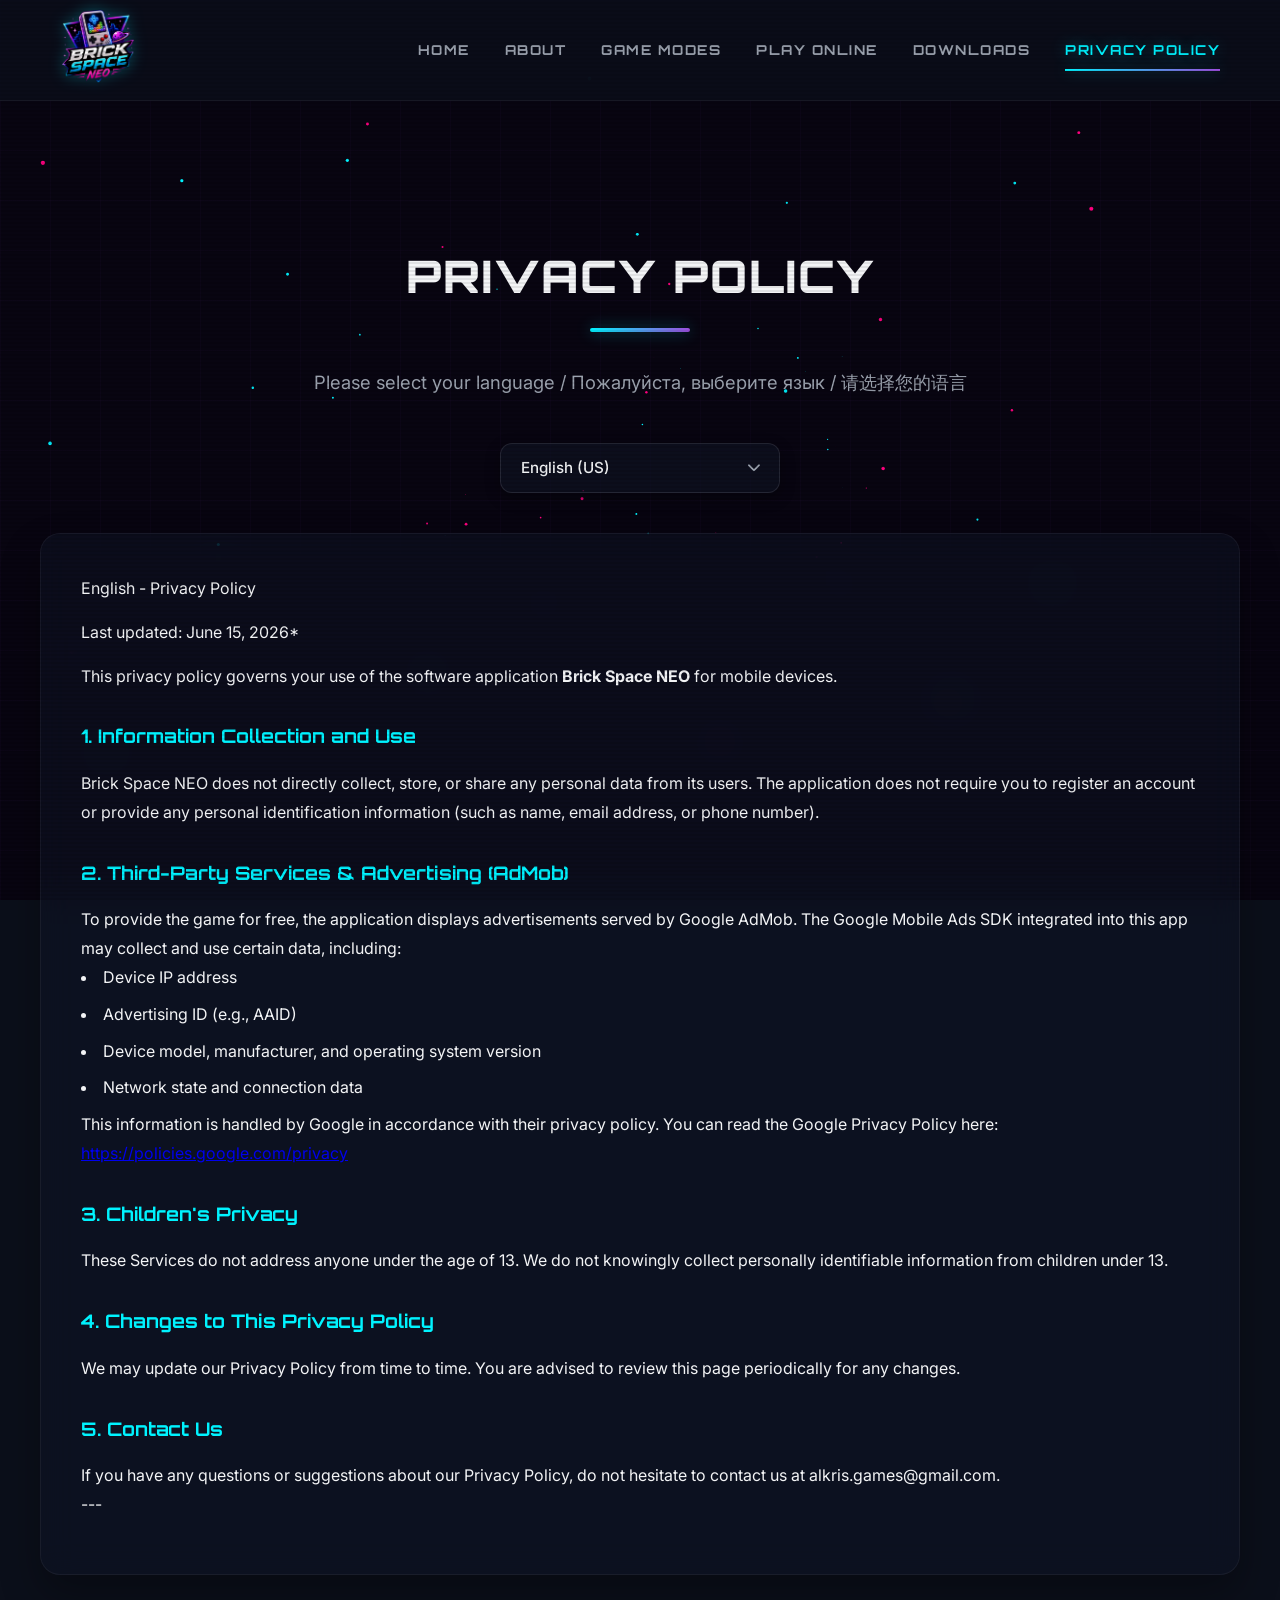
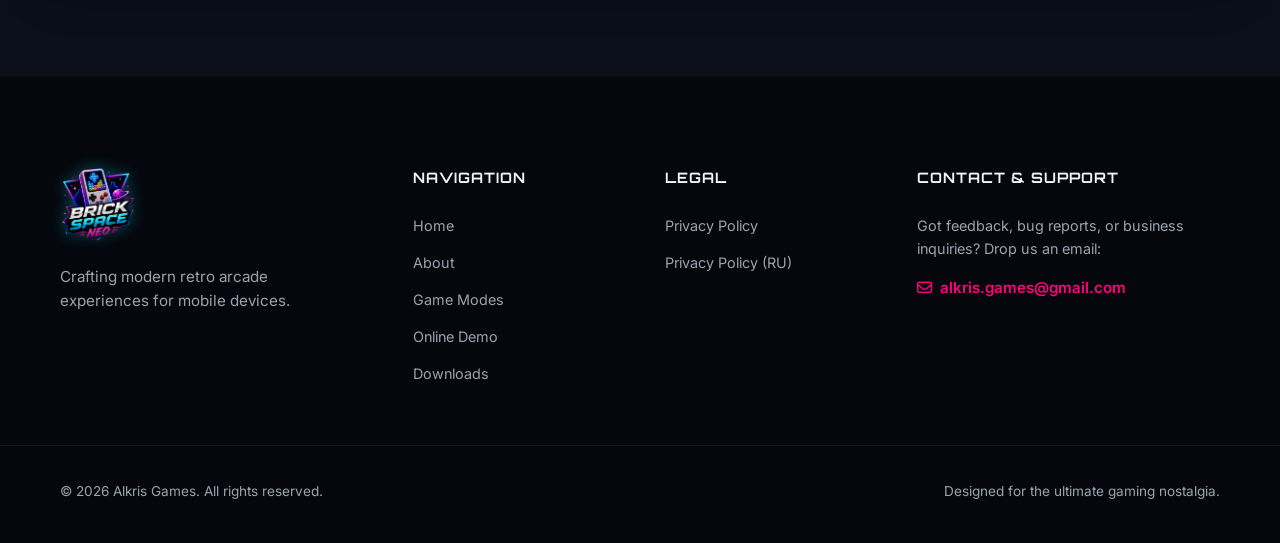
<file: privacy.html>
<!DOCTYPE html>
<html lang="en">
<head>
    <meta charset="UTF-8">
    <meta name="viewport" content="width=device-width, initial-scale=1.0">
    <title>Brick Space NEO | Privacy Policy</title>
    <meta name="description" content="Privacy Policy for Brick Space NEO. Choose from 15 available languages to read about how we handle user data and third-party advertising.">
    
    <!-- Google Fonts -->
    <link rel="preconnect" href="https://fonts.googleapis.com">
    <link rel="preconnect" href="https://fonts.gstatic.com" crossorigin>
    <link href="https://fonts.googleapis.com/css2?family=Inter:wght@300;400;600;800&family=Orbitron:wght@400;700;900&display=swap" rel="stylesheet">
    
    <!-- Custom CSS -->
    <link rel="stylesheet" href="style.css?v=42">
    <!-- FontAwesome for icons -->
    <link rel="stylesheet" href="https://cdnjs.cloudflare.com/ajax/libs/font-awesome/6.4.0/css/all.min.css">
</head>
<body>
    <!-- Starfield Background Canvas -->
    <canvas id="starfield"></canvas>
    
    <!-- Scanlines overlay for retro feel -->
    <div class="retro-scanlines"></div>

    <header class="header">
        <div class="container header-container">
            <a href="index.html" class="logo">
                <img src="assets/BrickSpaceNEO_logo.png" alt="Brick Space NEO Logo" class="logo-img">
            </a>
            <nav class="nav">
                <a href="index.html#hero" class="nav-link">Home</a>
                <a href="index.html#about" class="nav-link">About</a>
                <a href="index.html#modes" class="nav-link">Game Modes</a>
                <a href="index.html#play" class="nav-link">Play Online</a>
                <a href="index.html#downloads" class="nav-link">Downloads</a>
                <a href="#" class="nav-link active">Privacy Policy</a>
            </nav>
            <div class="mobile-menu-btn" id="mobile-menu-toggle">
                <i class="fas fa-bars"></i>
            </div>
        </div>
    </header>

    <main>
        <section class="section privacy-container container">
            <div class="privacy-header">
                <h1 class="section-title">PRIVACY POLICY</h1>
                <div class="section-divider"></div>
                <p class="section-subtitle">Please select your language / Пожалуйста, выберите язык / 请选择您的语言</p>
            </div>
            
            <div class="lang-selector-container">
                <div class="lang-select-wrapper">
                    <select id="lang-select">
                        <option value="english">English (US)</option>
                        <option value="russian">Русский (Russian)</option>
                        <option value="chinese">简体中文 (Chinese)</option>
                        <option value="german">Deutsch (German)</option>
                        <option value="french">Français (French)</option>
                        <option value="spanish">Español (Spanish)</option>
                        <option value="japanese">日本語 (Japanese)</option>
                        <option value="korean">한국어 (Korean)</option>
                        <option value="portuguese">Português (Portuguese)</option>
                        <option value="polish">Polski (Polish)</option>
                        <option value="indonesian">Bahasa Indonesia (Indonesian)</option>
                        <option value="turkish">Türkçe (Turkish)</option>
                        <option value="italian">Italiano (Italian)</option>
                        <option value="hindi">हिन्दी (Hindi)</option>
                        <option value="vietnamese">Tiếng Việt (Vietnamese)</option>
                    </select>
                </div>
            </div>

            <div class="glass-panel privacy-content-box">
                <div id="privacy-loading" class="text-center" style="font-family: var(--font-heading); color: var(--neon-cyan);">
                    <i class="fas fa-spinner fa-spin"></i> LOADING PRIVACY POLICY...
                </div>
                <div id="privacy-body">
                    <!-- Dynamic Privacy Content Parsed Here -->
                </div>
            </div>
        </section>
    </main>

    <!-- Footer -->
    <footer class="footer">
        <div class="container footer-grid">
            <div class="footer-brand">
                <div class="logo">
                    <img src="assets/BrickSpaceNEO_logo.png" alt="Brick Space NEO Logo" class="logo-img">
                </div>
                <p class="brand-tagline">Crafting modern retro arcade experiences for mobile devices.</p>
            </div>
            
            <div class="footer-links-col">
                <h4 class="footer-heading">Navigation</h4>
                <div class="footer-links">
                    <a href="index.html#hero">Home</a>
                    <a href="index.html#about">About</a>
                    <a href="index.html#modes">Game Modes</a>
                    <a href="index.html#play">Online Demo</a>
                    <a href="index.html#downloads">Downloads</a>
                </div>
            </div>

            <div class="footer-links-col">
                <h4 class="footer-heading">Legal</h4>
                <div class="footer-links">
                    <a href="#">Privacy Policy</a>
                    <a href="#russian" onclick="document.getElementById('lang-select').value='russian'; document.getElementById('lang-select').dispatchEvent(new Event('change'));">Privacy Policy (RU)</a>
                </div>
            </div>

            <div class="footer-contact-col">
                <h4 class="footer-heading">Contact & Support</h4>
                <p class="contact-desc">Got feedback, bug reports, or business inquiries? Drop us an email:</p>
                <a href="mailto:alkris.games@gmail.com" class="contact-email">
                    <i class="fa-regular fa-envelope"></i> alkris.games@gmail.com
                </a>
            </div>
        </div>
        <div class="footer-bottom">
            <div class="container footer-bottom-inner">
                <p>&copy; 2026 Alkris Games. All rights reserved.</p>
                <p>Designed for the ultimate gaming nostalgia.</p>
            </div>
        </div>
    </footer>

    <!-- Starfield Animation Logic (copied inline or referenced) -->
    <script>
        // Simple starfield for privacy page
        document.addEventListener('DOMContentLoaded', () => {
            const canvas = document.getElementById('starfield');
            if (canvas) {
                const ctx = canvas.getContext('2d');
                let stars = [];
                const numStars = 100;
                let centerX, centerY;
                
                function resize() {
                    canvas.width = window.innerWidth;
                    canvas.height = window.innerHeight;
                    centerX = canvas.width / 2;
                    centerY = canvas.height / 2;
                }
                window.addEventListener('resize', resize);
                resize();
                
                for (let i = 0; i < numStars; i++) {
                    stars.push({
                        x: Math.random() * canvas.width - centerX,
                        y: Math.random() * canvas.height - centerY,
                        z: Math.random() * canvas.width,
                        color: Math.random() > 0.5 ? '#ff007f' : '#00f3ff'
                    });
                }
                
                function animate() {
                    ctx.fillStyle = '#080511';
                    ctx.fillRect(0, 0, canvas.width, canvas.height);
                    
                    for (let i = 0; i < numStars; i++) {
                        const star = stars[i];
                        star.z -= 1;
                        if (star.z <= 0) {
                            star.z = canvas.width;
                            star.x = Math.random() * canvas.width - centerX;
                            star.y = Math.random() * canvas.height - centerY;
                        }
                        const px = (star.x / star.z) * 400 + centerX;
                        const py = (star.y / star.z) * 400 + centerY;
                        if (px >= 0 && px <= canvas.width && py >= 0 && py <= canvas.height) {
                            const size = (1 - star.z / canvas.width) * 2.5;
                            ctx.beginPath();
                            ctx.arc(px, py, size, 0, Math.PI * 2);
                            ctx.fillStyle = star.color;
                            ctx.fill();
                        }
                    }
                    requestAnimationFrame(animate);
                }
                animate();
            }
            
            // Mobile Menu
            const menuToggle = document.getElementById('mobile-menu-toggle');
            const nav = document.querySelector('.nav');
            if (menuToggle && nav) {
                menuToggle.addEventListener('click', () => {
                    nav.classList.toggle('active');
                    const icon = menuToggle.querySelector('i');
                    icon.className = nav.classList.contains('active') ? 'fas fa-times' : 'fas fa-bars';
                });
            }
            
            // Multilingual Policy Loader
            const langSelect = document.getElementById('lang-select');
            const bodyDiv = document.getElementById('privacy-body');
            const loadingDiv = document.getElementById('privacy-loading');
            
            let policies = {}; // Maps lang -> Markdown content
            
            function parseMarkdown(md) {
                // Escape HTML tags to prevent XSS except the allowed headings/anchors
                let html = md
                    .replace(/&/g, '&amp;')
                    .replace(/</g, '&lt;')
                    .replace(/>/g, '&gt;');
                
                // Headings
                html = html.replace(/^### (.*$)/gim, '<h3>$1</h3>');
                html = html.replace(/^## (.*$)/gim, '<h2>$1</h2>');
                html = html.replace(/^# (.*$)/gim, '<h1>$1</h1>');
                
                // Bold
                html = html.replace(/\*\*(.*?)\*\*/g, '<strong>$1</strong>');
                
                // List items
                html = html.replace(/^\s*-\s+(.*$)/gim, '<li>$1</li>');
                
                // Links
                html = html.replace(/\[([^\]]+)\]\(([^)]+)\)/g, '<a href="$2" target="_blank">$1</a>');
                
                // Paragraphs and grouping
                let blocks = html.split(/\n\n+/);
                html = blocks.map(block => {
                    block = block.trim();
                    if (!block) return '';
                    if (block.startsWith('<h') || block.startsWith('<li>') || block.startsWith('<ul>')) {
                        return block;
                    }
                    if (block.includes('<li>')) {
                        return '<ul>' + block + '</ul>';
                    }
                    return '<p>' + block.replace(/\n/g, '<br>') + '</p>';
                }).join('\n');
                
                return html;
            }
            
            function loadSection(lang) {
                if (policies[lang]) {
                    bodyDiv.innerHTML = parseMarkdown(policies[lang]);
                    return;
                }
                bodyDiv.innerHTML = '<p class="text-center">Language section not found.</p>';
            }
            
            // Fetch and parse the privacy policy markdown
            fetch('PRIVACY_POLICY.md')
                .then(res => {
                    if (!res.ok) throw new Error("Could not load PRIVACY_POLICY.md file");
                    return res.text();
                })
                .then(text => {
                    // Split the markdown by sections: ## <a name="lang"></a>
                    // The first part is the intro header.
                    const sections = text.split(/##\s+<a\s+name="([^"]+)"><\/a>/gi);
                    
                    // The first item is the header (index 0)
                    policies['intro'] = sections[0];
                    
                    // Subsequent elements are pairs: [lang_name, content]
                    for (let i = 1; i < sections.length; i += 2) {
                        const langCode = sections[i].toLowerCase().trim();
                        let content = sections[i + 1] || '';
                        
                        // Clean up trailing line rules
                        content = content.replace(/^[^#\s\w]+/m, ''); // remove separator line '---\n'
                        policies[langCode] = content;
                    }
                    
                    loadingDiv.style.display = 'none';
                    
                    // Listen to drop-down selection
                    langSelect.addEventListener('change', (e) => {
                        loadSection(e.target.value);
                    });
                    
                    // Check URL hash for direct language linking
                    const hash = window.location.hash.substring(1);
                    if (hash && policies[hash]) {
                        langSelect.value = hash;
                    }
                    
                    // Trigger initial load
                    loadSection(langSelect.value);
                })
                .catch(err => {
                    console.error(err);
                    loadingDiv.style.display = 'none';
                    bodyDiv.innerHTML = `<p class="text-center error-text">Error loading privacy policy. Please contact support at <a href="mailto:alkris.games@gmail.com">alkris.games@gmail.com</a>.</p>`;
                });
        });
    </script>
</body>
</html>
</file>
<file: style.css>
/* 
  Brick Space NEO - Premium Redesign Stylesheet
  Theme: AAA Neon-Arcade / Cyberpunk Synthwave
*/

:root {
    --bg-color: #0b0f1a;
    --panel-bg: rgba(15, 20, 38, 0.5);
    --panel-border: rgba(255, 255, 255, 0.05);
    
    /* Neon Palette */
    --neon-pink: #ff007f;
    --neon-cyan: #00f3ff;
    --neon-purple: #9d4edd;
    --neon-green: #39ff14;
    --neon-yellow: #ffb703;
    --neon-blue: #3b82f6;
    --neon-orange: #f97316;
    
    /* Typography */
    --font-heading: 'Orbitron', sans-serif;
    --font-body: 'Inter', sans-serif;
    --font-retro: 'Press Start 2P', monospace;
    
    /* Text Colors */
    --text-main: #f3f4f6;
    --text-secondary: #9ca3af;
    
    /* Glow Shadows */
    --glow-pink: 0 0 15px rgba(255, 0, 127, 0.4);
    --glow-cyan: 0 0 15px rgba(0, 243, 255, 0.4);
    --glow-purple: 0 0 15px rgba(157, 78, 221, 0.4);
    --glow-green: 0 0 15px rgba(57, 255, 20, 0.4);
    --glow-yellow: 0 0 15px rgba(255, 183, 3, 0.4);
}

* {
    margin: 0;
    padding: 0;
    box-sizing: border-box;
}

html {
    scroll-behavior: smooth;
}

body {
    background-color: var(--bg-color);
    color: var(--text-main);
    font-family: var(--font-body);
    line-height: 1.6;
    overflow-x: hidden;
    position: relative;
}

/* Background Canvas Starfield */
#starfield {
    position: fixed;
    top: 0;
    left: 0;
    width: 100%;
    height: 100%;
    z-index: -2;
    pointer-events: none;
}

/* Perspective Grid */
body::before {
    content: '';
    position: fixed;
    top: 0;
    left: 0;
    width: 100%;
    height: 100%;
    background-image: 
        linear-gradient(rgba(157, 78, 221, 0.03) 1px, transparent 1px),
        linear-gradient(90deg, rgba(157, 78, 221, 0.03) 1px, transparent 1px);
    background-size: 50px 50px;
    z-index: -1;
    pointer-events: none;
}

/* Arcade Scanlines */
.retro-scanlines {
    position: fixed;
    top: 0;
    left: 0;
    width: 100%;
    height: 100%;
    background: linear-gradient(
        rgba(18, 16, 16, 0) 50%, 
        rgba(0, 0, 0, 0.12) 50%
    );
    background-size: 100% 4px;
    z-index: 999;
    pointer-events: none;
    opacity: 0.6;
}

/* Containers */
.container {
    width: 100%;
    max-width: 1200px;
    margin: 0 auto;
    padding: 0 20px;
}

.max-w-800 {
    max-width: 800px;
    margin-left: auto;
    margin-right: auto;
}

.text-center {
    text-align: center;
}

/* Premium Badges & Styling */
.badge-premium {
    display: inline-flex;
    align-items: center;
    gap: 8px;
    padding: 6px 14px;
    border-radius: 20px;
    background: rgba(157, 78, 221, 0.1);
    border: 1px solid rgba(157, 78, 221, 0.3);
    color: var(--neon-purple);
    font-family: var(--font-heading);
    font-size: 0.75rem;
    font-weight: 700;
    letter-spacing: 1.5px;
    margin-bottom: 25px;
    text-transform: uppercase;
    box-shadow: inset 0 0 10px rgba(157, 78, 221, 0.2);
}

.badge-premium i {
    font-size: 0.75rem;
    color: var(--neon-cyan);
    filter: drop-shadow(var(--glow-cyan));
}

.gradient-text {
    background: linear-gradient(135deg, var(--neon-cyan) 0%, var(--neon-purple) 50%, var(--neon-pink) 100%);
    -webkit-background-clip: text;
    -webkit-text-fill-color: transparent;
}

/* Header & Navigation */
.header {
    background-color: rgba(11, 15, 26, 0.85);
    border-bottom: 1px solid var(--panel-border);
    backdrop-filter: blur(20px);
    position: sticky;
    top: 0;
    z-index: 100;
}

.header-container {
    display: flex;
    justify-content: space-between;
    align-items: center;
    height: 100px; /* Adjusted height for 76px logo */
}

.logo-img {
    height: 76px; /* Reduced by 20% from 96px */
    width: auto;
    object-fit: contain;
    filter: drop-shadow(0 0 8px rgba(0, 243, 255, 0.3));
}

.nav {
    display: flex;
    gap: 35px;
}

.nav-link {
    text-decoration: none;
    color: var(--text-secondary);
    font-family: var(--font-heading);
    font-size: 0.85rem;
    font-weight: 700;
    letter-spacing: 1.5px;
    text-transform: uppercase;
    transition: color 0.3s, text-shadow 0.3s;
    position: relative;
    padding: 10px 0;
}

.nav-link::after {
    content: '';
    position: absolute;
    bottom: 0;
    left: 0;
    width: 0;
    height: 2px;
    background: linear-gradient(90deg, var(--neon-cyan), var(--neon-purple));
    transition: width 0.3s;
    box-shadow: var(--glow-cyan);
}

.nav-link:hover {
    color: var(--text-main);
    text-shadow: 0 0 8px rgba(0, 243, 255, 0.5);
}

.nav-link:hover::after {
    width: 100%;
}

.nav-link.active {
    color: var(--neon-cyan);
    text-shadow: var(--glow-cyan);
}

.nav-link.active::after {
    width: 100%;
}

.mobile-menu-btn {
    display: none;
    color: var(--text-main);
    font-size: 1.5rem;
    cursor: pointer;
}

/* Sections Configuration */
.section {
    padding: 80px 0;
    position: relative;
}

.section-header {
    margin-bottom: 40px;
}

.section-title {
    font-family: var(--font-heading);
    font-size: 2.8rem;
    font-weight: 900;
    letter-spacing: 2px;
    color: var(--text-main);
}

.section-subtitle {
    font-size: 1.15rem;
    color: var(--text-secondary);
    margin-top: 20px;
    font-weight: 400;
    line-height: 1.7;
}

.section-divider {
    height: 4px;
    width: 100px;
    background: linear-gradient(90deg, var(--neon-cyan), var(--neon-purple));
    margin: 25px auto 0;
    border-radius: 2px;
    box-shadow: var(--glow-cyan);
}

/* Buttons */
.btn-trailer {
    display: inline-flex;
    align-items: center;
    justify-content: center;
    gap: 12px;
    padding: 16px 36px;
    font-family: var(--font-heading);
    font-size: 0.95rem;
    font-weight: 700;
    letter-spacing: 1.5px;
    text-transform: uppercase;
    text-decoration: none;
    border-radius: 30px;
    cursor: pointer;
    background: rgba(255, 255, 255, 0.03);
    border: 2px solid rgba(255, 255, 255, 0.1);
    color: var(--text-main);
    transition: transform 0.2s, background-color 0.2s, border-color 0.2s, box-shadow 0.2s;
}

.btn-trailer:hover {
    transform: translateY(-2px);
    background: rgba(255, 255, 255, 0.08);
    border-color: var(--neon-purple);
    box-shadow: var(--glow-purple);
}

/* Hero Section layout */
.hero-section {
    padding: 60px 0;
    min-height: calc(100vh - 100px);
    display: flex;
    align-items: center;
    position: relative;
    overflow: hidden;
}

.hero-grid {
    display: grid;
    grid-template-columns: 1.1fr 0.9fr;
    gap: 60px;
    align-items: center;
}

.hero-headline {
    font-family: var(--font-heading);
    font-size: 3.8rem;
    font-weight: 900;
    line-height: 1.15;
    letter-spacing: 1px;
    margin-bottom: 25px;
}

.hero-subtitle {
    font-size: 1.25rem;
    color: var(--text-secondary);
    line-height: 1.7;
    margin-bottom: 45px;
    max-width: 580px;
}

.hero-ctas {
    display: flex;
    align-items: center;
    gap: 25px;
    margin-bottom: 20px;
}

.play-store-badge-link {
    display: inline-block;
    transition: transform 0.2s, filter 0.2s;
}

.play-store-badge-link:hover {
    transform: translateY(-2px);
    filter: drop-shadow(0 0 10px rgba(0, 243, 255, 0.4));
}

.play-badge-img {
    height: 60px;
    width: auto;
}

.direct-apk-link-wrapper {
    font-size: 0.9rem;
    color: var(--text-secondary);
}

.apk-direct-link {
    color: var(--neon-cyan);
    text-decoration: none;
    font-weight: 600;
    margin-left: 5px;
    transition: color 0.3s, text-shadow 0.3s;
}

.apk-direct-link:hover {
    color: #5cf6ff;
    text-shadow: var(--glow-cyan);
}



/* Smartphone Mockup Container */
.hero-visual {
    display: flex;
    justify-content: center;
    position: relative;
    z-index: 2;
}

.device-mockup-container {
    position: relative;
    width: 335px; /* Increased 15% from 290px */
    display: flex;
    flex-direction: column;
    align-items: center;
    gap: 20px;
}

.phone-glow {
    position: absolute;
    top: -5%;
    left: -5%;
    width: 110%;
    height: 110%;
    background: radial-gradient(circle, rgba(157, 78, 221, 0.25) 0%, transparent 70%);
    z-index: -1;
    pointer-events: none;
    filter: blur(15px);
}

.smartphone-device {
    background: #020108;
    border: 12px solid #0c0914; /* Deep screen bezel */
    border-radius: 42px;
    /* Outermost metal titanium rim, screen bezel depth, inner highlight, and drop shadow */
    box-shadow: 
        0 0 0 3px #3e385c, /* Outer titanium frame */
        0 0 0 4px #120e22, /* Outer metal bevel highlight */
        inset 0 0 8px rgba(0, 0, 0, 0.95), /* Inner shadow depth */
        inset 0 2px 6px rgba(255, 255, 255, 0.25), /* Metal top edge light reflection */
        0 25px 50px rgba(0, 0, 0, 0.8), /* Soft drop shadow */
        0 0 40px rgba(0, 243, 255, 0.15); /* Backlight neon cyan glow */
    height: 690px; /* Increased 15% from 600px */
    width: 100%;
    position: relative;
    overflow: visible; /* Changed to visible to let side buttons project outwards! */
    display: flex;
    flex-direction: column;
}

/* Side Buttons (Power on Right, Volume Up & Down on Left) */
.smartphone-device::after {
    /* Power Button */
    content: "";
    position: absolute;
    right: -16px; /* Offset to mount on the outer titanium frame */
    top: 140px;
    width: 4px;
    height: 65px;
    background: #3e385c;
    border-radius: 0 3px 3px 0;
    box-shadow: 1px 1px 2px rgba(0, 0, 0, 0.4);
    z-index: 10;
}

.smartphone-device::before {
    /* Volume Up and Volume Down (using shadow offset) */
    content: "";
    position: absolute;
    left: -16px; /* Offset to mount on the outer titanium frame */
    top: 110px;
    width: 4px;
    height: 45px;
    background: #3e385c;
    border-radius: 3px 0 0 3px;
    box-shadow: 
        -1px 1px 2px rgba(0, 0, 0, 0.4),
        0 65px 0 #3e385c; /* Clone Volume Down button 65px below */
    z-index: 10;
}

.phone-notch {
    position: absolute;
    top: 12px;
    left: 50%;
    transform: translateX(-50%);
    width: 80px;
    height: 18px;
    background: radial-gradient(circle at 75% 50%, #0d121c 2px, #030406 4px, #000 100%); /* Camera lens reflection */
    border: 1px solid rgba(255, 255, 255, 0.05);
    border-radius: 20px;
    z-index: 20;
    box-shadow: inset 0 1px 2px rgba(255, 255, 255, 0.1), 0 1px 3px rgba(0, 0, 0, 0.5);
}

.phone-screen {
    height: 470px; /* Increased 15% from 410px */
    width: 100%;
    padding: 35px 0 0; /* Expanded padding to position canvas safely below Dynamic Island */
    background-color: #070312;
    border-radius: 30px 30px 0 0; /* Flat bottom corners to prevent overlap gaps */
    display: flex;
    flex-direction: column;
    overflow: hidden;
}

.phone-controls-area {
    width: 100%;
    background-color: #0c0822;
    padding: 30px 18px 14px; /* Increased top padding from 14px to push controls slightly lower */
    border-top: 2px solid #261354;
    display: flex;
    flex-direction: column;
    gap: 10px;
    position: relative;
    z-index: 10;
    flex-grow: 1; /* Stretch to fill the bottom parent area! */
}

/* --- EMULATOR LAYOUT --- */
.screen-status-bar {
    display: flex;
    justify-content: space-between;
    font-family: var(--font-retro);
    font-size: 8px;
    color: #a58fff;
    margin-bottom: 6px;
    border-bottom: 1px dashed #261354;
    padding: 0 12px 4px; /* Added horizontal padding inside status bar */
    position: relative;
    z-index: 10;
}

.screen-main {
    position: relative;
    width: 100%;
    flex-grow: 1;
    background-color: #070312;
    overflow: hidden;
    border-radius: 8px;
}

#gameCanvas {
    display: block;
    width: 100%;
    aspect-ratio: 3 / 4;
    margin: 0 auto;
}

.lcd-grid-overlay {
    position: absolute;
    top: 0;
    left: 0;
    width: 100%;
    height: 100%;
    background-image: 
        linear-gradient(rgba(255, 255, 255, 0.015) 1px, transparent 1px),
        linear-gradient(90deg, rgba(255, 255, 255, 0.015) 1px, transparent 1px);
    background-size: 10% 5%;
    pointer-events: none;
    z-index: 2;
}

/* Screen Overlays */
.screen-overlay {
    position: absolute;
    top: 0;
    left: 0;
    width: 100%;
    height: 100%;
    background-color: rgba(7, 3, 18, 0.95);
    z-index: 5;
    display: flex;
    justify-content: center;
    align-items: center;
    opacity: 0;
    visibility: hidden;
    transition: opacity 0.3s, visibility 0.3s;
}

.screen-overlay.active {
    opacity: 1;
    visibility: visible;
}

.overlay-inner {
    padding: 20px;
    display: flex;
    flex-direction: column;
    align-items: center;
    gap: 15px;
    text-align: center;
    width: 100%;
}

.overlay-title {
    font-family: var(--font-heading);
    font-size: 1.35rem;
    font-weight: 900;
    letter-spacing: 2px;
    color: var(--neon-cyan);
    text-shadow: var(--glow-cyan);
    margin-bottom: 2px;
}

.overlay-title.error-text {
    color: var(--neon-pink);
    text-shadow: var(--glow-pink);
}

.overlay-subtitle {
    font-family: var(--font-heading);
    font-size: 0.85rem;
    font-weight: 700;
    letter-spacing: 1px;
    color: var(--text-secondary);
    margin-bottom: 10px;
}

.overlay-btn {
    background: transparent;
    border: 2px solid var(--neon-pink);
    color: #fff;
    font-family: var(--font-heading);
    font-weight: 800;
    font-size: 0.8rem;
    padding: 10px 22px;
    border-radius: 20px;
    cursor: pointer;
    letter-spacing: 1px;
    box-shadow: var(--glow-pink);
    transition: background-color 0.2s, box-shadow 0.2s, transform 0.1s;
}

.overlay-btn:hover {
    background-color: rgba(255, 0, 127, 0.1);
    box-shadow: 0 0 20px rgba(255, 0, 127, 0.6);
}

.overlay-btn:active {
    transform: scale(0.95);
}

.overlay-controls-hint {
    font-size: 0.65rem;
    color: #4a446a;
    line-height: 1.5;
    margin-top: 10px;
}



.controls-grid {
    display: grid;
    grid-template-columns: 76px 1fr;
    gap: 15px;
    align-items: center;
}

/* Dpad styling */
.dpad-radial {
    position: relative;
    width: 76px;
    height: 76px;
}

.dpad-btn-neon {
    position: absolute;
    width: 24px;
    height: 24px;
    background: #110e20;
    border: 1.5px solid rgba(0, 243, 255, 0.3);
    color: #4a446a;
    display: flex;
    align-items: center;
    justify-content: center;
    cursor: pointer;
    font-size: 0.7rem;
    box-shadow: 0 2px 4px rgba(0,0,0,0.3);
    transition: border-color 0.2s, color 0.2s, background-color 0.2s;
}

.dpad-btn-neon:active {
    background: #00f3ff11;
    border-color: var(--neon-cyan);
    color: var(--neon-cyan);
    box-shadow: var(--glow-cyan);
}

.dpad-btn-neon.up { top: 0; left: 26px; border-radius: 4px 4px 0 0; }
.dpad-btn-neon.left { top: 26px; left: 0; border-radius: 4px 0 0 4px; }
.dpad-btn-neon.right { top: 26px; right: 0; border-radius: 0 4px 4px 0; }
.dpad-btn-neon.down { bottom: 0; left: 26px; border-radius: 0 0 4px 4px; }

.dpad-core {
    position: absolute;
    top: 26px;
    left: 26px;
    width: 24px;
    height: 24px;
    background-color: #110e20;
    z-index: 1;
}

/* Action button design */
.action-buttons-neon {
    display: flex;
    flex-direction: column;
    gap: 10px;
}

.act-btn-neon {
    width: 100%;
    padding: 8px 12px;
    border-radius: 8px;
    font-family: var(--font-heading);
    font-weight: 800;
    font-size: 0.65rem;
    letter-spacing: 0.5px;
    cursor: pointer;
    display: inline-flex;
    align-items: center;
    justify-content: center;
    gap: 6px;
    transition: transform 0.1s, box-shadow 0.2s, background-color 0.2s;
    border: none;
}

.act-btn-neon:active {
    transform: scale(0.96);
}

.act-btn-neon.rotate {
    background-color: var(--neon-pink);
    border: 2px solid #cc0066;
    color: #fff;
    box-shadow: var(--glow-pink);
}

.act-btn-neon.rotate:hover {
    background-color: #ff1a8c;
    box-shadow: 0 0 20px rgba(255, 0, 127, 0.7);
}

.act-btn-neon.drop {
    background-color: var(--neon-cyan);
    border: 2px solid #00b3cc;
    color: #0b0f1a;
    box-shadow: var(--glow-cyan);
}

.act-btn-neon.drop:hover {
    background-color: #33f7ff;
    box-shadow: 0 0 20px rgba(0, 243, 255, 0.7);
}

.mini-utils-neon {
    display: flex;
    justify-content: space-between;
    margin-top: 14px;
    border-top: 1px solid rgba(255,255,255,0.06);
    padding-top: 12px;
}

.mini-util-btn {
    background: transparent;
    border: none;
    color: #4a446a;
    font-family: var(--font-heading);
    font-weight: 700;
    font-size: 0.6rem;
    letter-spacing: 0.5px;
    cursor: pointer;
    display: flex;
    align-items: center;
    gap: 4px;
    transition: color 0.2s;
}

.mini-util-btn:hover {
    color: var(--neon-purple);
}

.mini-util-btn:active {
    color: var(--neon-cyan);
}

/* Glass Panels */
.glass-panel {
    background: var(--panel-bg);
    border: 1px solid var(--panel-border);
    border-radius: 20px;
    backdrop-filter: blur(16px);
    box-shadow: 0 20px 40px rgba(0, 0, 0, 0.3);
    transition: border-color 0.3s, box-shadow 0.3s, transform 0.3s;
}

/* Premium Mode Card Grid */
.premium-modes-grid {
    display: grid;
    grid-template-columns: repeat(auto-fit, minmax(320px, 1fr));
    gap: 40px;
    margin-top: 60px;
}

.premium-mode-card {
    position: relative;
    padding: 35px;
    overflow: hidden;
    display: flex;
    flex-direction: column;
    text-align: center;
    align-items: center;
}

.mode-glow-accent {
    position: absolute;
    top: -50px;
    right: -50px;
    width: 150px;
    height: 150px;
    border-radius: 50%;
    z-index: 0;
    filter: blur(50px);
    opacity: 0.15;
    transition: opacity 0.3s;
}

.mode-glow-accent.glow-cyan { background: var(--neon-cyan); }
.mode-glow-accent.glow-green { background: var(--neon-green); }
.mode-glow-accent.glow-pink { background: var(--neon-pink); }
.mode-glow-accent.glow-purple { background: var(--neon-purple); }
.mode-glow-accent.glow-yellow { background: var(--neon-yellow); }
.mode-glow-accent.glow-gray { background: #9ca3af; }

.premium-mode-card:hover .mode-glow-accent {
    opacity: 0.35;
}

.premium-mode-card:hover {
    transform: translateY(-5px);
}

.premium-mode-card#card-tetris:hover { border-color: rgba(0, 243, 255, 0.3); box-shadow: 0 15px 30px rgba(0, 243, 255, 0.1); }
.premium-mode-card#card-snake:hover { border-color: rgba(57, 255, 20, 0.3); box-shadow: 0 15px 30px rgba(57, 255, 20, 0.1); }
.premium-mode-card#card-breaker:hover { border-color: rgba(255, 0, 127, 0.3); box-shadow: 0 15px 30px rgba(255, 0, 127, 0.1); }
.premium-mode-card#card-columns:hover { border-color: rgba(157, 78, 221, 0.3); box-shadow: 0 15px 30px rgba(157, 78, 221, 0.1); }
.premium-mode-card#card-collapse:hover { border-color: rgba(255, 183, 3, 0.3); box-shadow: 0 15px 30px rgba(255, 183, 3, 0.1); }
.premium-mode-card#card-upcoming:hover { border-color: rgba(156, 163, 175, 0.3); box-shadow: 0 15px 30px rgba(156, 163, 175, 0.1); }

.coming-soon-card {
    border: 1px dashed rgba(255, 255, 255, 0.15) !important;
    opacity: 0.85;
}

.coming-soon-card:hover {
    border-style: solid !important;
    border-color: rgba(156, 163, 175, 0.3) !important;
    opacity: 1;
}

.card-icon-mystery {
    width: 50px;
    height: 50px;
    border-radius: 12px;
    background: rgba(255, 255, 255, 0.04);
    display: flex;
    justify-content: center;
    align-items: center;
    font-size: 1.5rem;
    color: var(--text-secondary);
    border: 1px solid rgba(255, 255, 255, 0.08);
}

.badge-gray {
    background: rgba(156, 163, 175, 0.1);
    color: var(--text-secondary);
    border: 1px solid rgba(156, 163, 175, 0.15);
}

.card-top {
    display: flex;
    flex-direction: column;
    align-items: center;
    gap: 12px;
    margin-bottom: 15px;
    position: relative;
    z-index: 2;
    text-align: center;
}

.card-icon {
    width: 50px;
    height: 50px;
    object-fit: contain;
}

.card-title {
    font-family: var(--font-heading);
    font-size: 1.35rem;
    font-weight: 800;
    color: var(--text-main);
}

.card-badge {
    display: inline-block;
    font-family: var(--font-heading);
    font-size: 0.65rem;
    font-weight: 700;
    padding: 2px 8px;
    border-radius: 4px;
    letter-spacing: 0.5px;
    margin-top: 4px;
}

.badge-cyan { background-color: rgba(0, 243, 255, 0.1); color: var(--neon-cyan); border: 1px solid rgba(0, 243, 255, 0.2); }
.badge-green { background-color: rgba(57, 255, 20, 0.1); color: var(--neon-green); border: 1px solid rgba(57, 255, 20, 0.2); }
.badge-pink { background-color: rgba(255, 0, 127, 0.1); color: var(--neon-pink); border: 1px solid rgba(255, 0, 127, 0.2); }
.badge-purple { background-color: rgba(157, 78, 221, 0.1); color: var(--neon-purple); border: 1px solid rgba(157, 78, 221, 0.2); }
.badge-yellow { background-color: rgba(255, 183, 3, 0.1); color: var(--neon-yellow); border: 1px solid rgba(255, 183, 3, 0.2); }

.card-description {
    font-size: 0.95rem;
    color: var(--text-secondary);
    line-height: 1.6;
    margin-bottom: 25px;
    position: relative;
    z-index: 2;
    flex-grow: 1;
}

/* Gameplay Graphic Vector CSS Mockup */
.gameplay-graphic-mockup {
    background-color: #070312;
    border: 1px solid rgba(255, 255, 255, 0.05);
    border-radius: 12px;
    height: 130px;
    overflow: hidden;
    position: relative;
    padding: 8px;
}

.mockup-grid {
    display: grid;
    grid-template-columns: repeat(12, 1fr);
    grid-template-rows: repeat(20, 1fr);
    width: 100%;
    height: 100%;
    position: relative;
    background-image: 
        linear-gradient(rgba(255, 255, 255, 0.02) 1px, transparent 1px),
        linear-gradient(90deg, rgba(255, 255, 255, 0.02) 1px, transparent 1px);
    background-size: 8% 5%;
}

.mockup-block {
    border-radius: 2px;
    border: 1px solid rgba(255,255,255,0.1);
}

.mockup-block.cyan { background-color: var(--neon-cyan); box-shadow: var(--glow-cyan); }
.mockup-block.yellow { background-color: var(--neon-yellow); box-shadow: var(--glow-yellow); }
.mockup-block.magenta { background-color: var(--neon-pink); box-shadow: var(--glow-pink); }
.mockup-block.green { background-color: var(--neon-green); box-shadow: var(--glow-green); }
.mockup-block.ghost {
    background-color: transparent;
    border: 1px dashed var(--neon-cyan);
    box-shadow: inset 0 0 5px var(--neon-cyan);
}

/* Snake Mockup */
.snake-head {
    border-radius: 2px;
    box-shadow: var(--glow-green);
}
.snake-head.green { background-color: var(--neon-green); }
.snake-body.green { background-color: rgba(57, 255, 20, 0.6); border-radius: 2px; }
.snake-food {
    border-radius: 50%;
}
.pulse-glow-pink {
    background-color: var(--neon-pink);
    box-shadow: var(--glow-pink);
    animation: foodPulse 1s infinite alternate;
}

@keyframes foodPulse {
    0% { transform: scale(0.8); }
    100% { transform: scale(1.1); box-shadow: 0 0 10px var(--neon-pink); }
}

/* Breaker Mockup */
.breaker-brick { border-radius: 1px; }
.breaker-brick.cyan { background-color: var(--neon-cyan); box-shadow: var(--glow-cyan); }
.breaker-brick.pink { background-color: var(--neon-pink); box-shadow: var(--glow-pink); }
.breaker-brick.purple { background-color: var(--neon-purple); box-shadow: var(--glow-purple); }
.breaker-brick.magenta { background-color: var(--neon-pink); }
.breaker-ball.white { background-color: #fff; box-shadow: 0 0 8px #fff; }
.breaker-paddle.magenta { background-color: var(--neon-pink); box-shadow: var(--glow-pink); }
.breaker-paddle.cyan { background-color: var(--neon-cyan); box-shadow: var(--glow-cyan); }

/* Columns Mockup */
.gem {
    border-radius: 50%;
    border: 1px solid rgba(255,255,255,0.2);
}
.gem.purple { background-color: var(--neon-purple); box-shadow: var(--glow-purple); }
.gem.yellow { background-color: var(--neon-yellow); box-shadow: var(--glow-yellow); }
.gem.cyan { background-color: var(--neon-cyan); box-shadow: var(--glow-cyan); }
.gem.falling {
    animation: stackFall 2.5s infinite linear;
}

@keyframes stackFall {
    0% { transform: translateY(-40px); opacity: 0; }
    30% { opacity: 1; }
    100% { transform: translateY(0); }
}

/* Collapse Mockup */
.collapse-block { border-radius: 2px; }
.collapse-block.cyan { background-color: var(--neon-cyan); }
.collapse-block.pink { background-color: var(--neon-pink); }
.collapse-block.yellow { background-color: var(--neon-yellow); }
.collapse-block.purple { background-color: var(--neon-purple); }

/* Features Section Layout */
.features-grid {
    display: grid;
    grid-template-columns: repeat(auto-fit, minmax(260px, 1fr));
    gap: 30px;
    margin-top: 60px;
}

.feature-card {
    padding: 35px 25px;
    position: relative;
    overflow: hidden;
    display: flex;
    flex-direction: column;
    align-items: center;
    text-align: center;
}

.feature-card-glow {
    position: absolute;
    bottom: 0;
    left: 0;
    width: 100%;
    height: 4px;
}

.feature-card-glow.border-cyan { background: var(--neon-cyan); box-shadow: var(--glow-cyan); }
.feature-card-glow.border-pink { background: var(--neon-pink); box-shadow: var(--glow-pink); }
.feature-card-glow.border-purple { background: var(--neon-purple); box-shadow: var(--glow-purple); }
.feature-card-glow.border-green { background: var(--neon-green); box-shadow: var(--glow-green); }
.feature-card-glow.border-yellow { background: var(--neon-yellow); box-shadow: var(--glow-yellow); }

.feature-icon {
    font-size: 2.2rem;
    margin-bottom: 20px;
    display: block;
    margin-left: auto;
    margin-right: auto;
}

.cyan-text { color: var(--neon-cyan); filter: drop-shadow(var(--glow-cyan)); }
.pink-text { color: var(--neon-pink); filter: drop-shadow(var(--glow-pink)); }
.purple-text { color: var(--neon-purple); filter: drop-shadow(var(--glow-purple)); }
.green-text { color: var(--neon-green); filter: drop-shadow(var(--glow-green)); }
.yellow-text { color: var(--neon-yellow); filter: drop-shadow(var(--glow-yellow)); }

.feature-title {
    font-family: var(--font-heading);
    font-size: 1.15rem;
    font-weight: 700;
    margin-bottom: 12px;
}

.feature-desc {
    font-size: 0.9rem;
    color: var(--text-secondary);
    line-height: 1.6;
}

/* Gameplay Horizontal Scrolling Gallery */
.gallery-outer-container {
    position: relative;
    display: flex;
    align-items: center;
    margin-top: 60px;
}

.horizontal-scroll-gallery {
    display: flex;
    gap: 30px;
    overflow-x: auto;
    padding: 40px 0;
    scroll-snap-type: x mandatory;
    scroll-behavior: smooth;
    -webkit-overflow-scrolling: touch;
}

/* Hide scrollbar */
.horizontal-scroll-gallery::-webkit-scrollbar {
    display: none;
}

.gallery-item {
    flex: 0 0 290px;
    height: 520px;
    scroll-snap-align: start;
    padding: 0;
    overflow: visible;
    background: transparent;
    border: none;
    box-shadow: none;
}

.gallery-nav-btn {
    position: absolute;
    width: 50px;
    height: 50px;
    border-radius: 50%;
    background: rgba(15, 20, 38, 0.85);
    border: 1px solid rgba(255, 255, 255, 0.1);
    color: var(--text-main);
    display: flex;
    align-items: center;
    justify-content: center;
    cursor: pointer;
    z-index: 5;
    transition: background-color 0.2s, border-color 0.2s, box-shadow 0.2s;
}

.gallery-nav-btn:hover {
    background-color: var(--panel-bg);
    border-color: var(--neon-cyan);
    box-shadow: var(--glow-cyan);
}

.gallery-nav-btn.prev { left: -25px; }
.gallery-nav-btn.next { right: -25px; }

/* Screenshots styling */
.screenshot-mockup {
    width: 100%;
    height: 100%;
    background-color: #070312;
    border-radius: 12px;
    padding: 20px;
    display: flex;
    flex-direction: column;
    position: relative;
    border: 1px solid rgba(255,255,255,0.03);
}

.screenshot-img {
    width: 100%;
    height: 100%;
    object-fit: contain;
    border-radius: 36px; /* Smooth rounded device corners */
    display: block;
    background-color: transparent;
    transition: transform 0.3s ease, filter 0.3s ease;
    filter: drop-shadow(0 15px 35px rgba(0, 0, 0, 0.65));
}

.screenshot-img:hover {
    transform: scale(1.04) translateY(-8px);
    filter: drop-shadow(0 25px 45px rgba(0, 0, 0, 0.8)) drop-shadow(0 0 25px rgba(157, 78, 221, 0.65));
}

.menu-mockup {
    justify-content: space-between;
    align-items: center;
}

.screenshot-title {
    font-family: var(--font-heading);
    font-size: 1.1rem;
    font-weight: 800;
    letter-spacing: 2px;
    color: var(--neon-pink);
    text-shadow: var(--glow-pink);
    margin-top: 20px;
}

.menu-items-mockup {
    display: flex;
    flex-direction: column;
    gap: 12px;
    width: 100%;
}

.menu-item-mockup {
    font-family: var(--font-heading);
    font-size: 0.75rem;
    font-weight: 700;
    letter-spacing: 1px;
    color: #4a446a;
    padding: 8px 12px;
    border: 1px solid transparent;
}

.menu-item-mockup.active {
    color: var(--neon-cyan);
    border: 1px dashed var(--neon-cyan);
    box-shadow: inset 0 0 5px rgba(0, 243, 255, 0.1);
}

.screenshot-footer {
    font-family: var(--font-body);
    font-size: 0.65rem;
    color: #4a446a;
    margin-bottom: 10px;
}

.game-mockup {
    justify-content: flex-start;
}

.mockup-header-hud {
    display: flex;
    justify-content: space-between;
    font-family: var(--font-heading);
    font-size: 0.75rem;
    font-weight: 700;
    color: var(--neon-purple);
    border-bottom: 1px dashed rgba(157, 78, 221, 0.2);
    padding-bottom: 8px;
    margin-bottom: 10px;
}

.mockup-screen-board {
    flex-grow: 1;
    width: 100%;
    position: relative;
    display: grid;
    grid-template-columns: repeat(10, 1fr);
    grid-template-rows: repeat(20, 1fr);
    background-image: 
        linear-gradient(rgba(255, 255, 255, 0.01) 1px, transparent 1px),
        linear-gradient(90deg, rgba(255, 255, 255, 0.01) 1px, transparent 1px);
    background-size: 10% 5%;
}

.mockup-particle {
    position: absolute;
    width: 4px;
    height: 4px;
    border-radius: 50%;
    background-color: var(--neon-cyan);
    box-shadow: var(--glow-cyan);
    animation: particleFloat 2s infinite ease-in-out alternate;
}

@keyframes particleFloat {
    0% { transform: translateY(0) scale(0.8); opacity: 0.3; }
    100% { transform: translateY(-15px) scale(1.2); opacity: 0.8; }
}

/* Statistics Grid */
.stats-section {
    background: linear-gradient(180deg, rgba(11, 15, 26, 0) 0%, rgba(15, 20, 38, 0.4) 50%, rgba(11, 15, 26, 0) 100%);
    border-top: 1px solid var(--panel-border);
    border-bottom: 1px solid var(--panel-border);
}

.stats-grid {
    display: grid;
    grid-template-columns: repeat(auto-fit, minmax(180px, 1fr));
    gap: 30px;
    text-align: center;
}

.stat-item {
    display: flex;
    flex-direction: column;
    gap: 10px;
}

.stat-number {
    font-family: var(--font-heading);
    font-size: 3rem;
    font-weight: 900;
    letter-spacing: 1px;
}

.cyan-glow { color: var(--neon-cyan); text-shadow: var(--glow-cyan); }
.pink-glow { color: var(--neon-pink); text-shadow: var(--glow-pink); }
.purple-glow { color: var(--neon-purple); text-shadow: var(--glow-purple); }
.green-glow { color: var(--neon-green); text-shadow: var(--glow-green); }
.yellow-glow { color: var(--neon-yellow); text-shadow: var(--glow-yellow); }

.stat-label {
    font-family: var(--font-heading);
    font-size: 0.85rem;
    font-weight: 700;
    color: var(--text-secondary);
    text-transform: uppercase;
    letter-spacing: 1px;
}

/* Testimonial Cards Layout */
.testimonials-grid {
    display: grid;
    grid-template-columns: repeat(auto-fit, minmax(300px, 1fr));
    gap: 30px;
    margin-top: 60px;
}

.testimonial-card {
    padding: 35px;
    display: flex;
    flex-direction: column;
    align-items: center;
    text-align: center;
}

.review-meta {
    display: flex;
    flex-direction: column;
    align-items: center;
    gap: 10px;
    margin-bottom: 15px;
}

.avatar-mock {
    width: 44px;
    height: 44px;
    border-radius: 50%;
    background: linear-gradient(135deg, var(--neon-cyan), var(--neon-purple));
    display: flex;
    align-items: center;
    justify-content: center;
    font-family: var(--font-heading);
    font-weight: 700;
    font-size: 0.9rem;
    color: #fff;
    box-shadow: 0 0 10px rgba(0, 243, 255, 0.2);
}

.reviewer-name {
    display: block;
    font-weight: 700;
    font-size: 0.95rem;
    color: var(--text-main);
}

.reviewer-status {
    display: block;
    font-size: 0.75rem;
    color: var(--text-secondary);
    margin-top: 2px;
}

.review-stars {
    color: var(--neon-yellow);
    display: flex;
    gap: 4px;
    font-size: 0.8rem;
    margin-bottom: 15px;
    filter: drop-shadow(0 0 3px rgba(255, 183, 3, 0.3));
    justify-content: center;
}

.review-text {
    font-size: 0.95rem;
    color: var(--text-secondary);
    line-height: 1.6;
    font-style: italic;
}

.final-cta-section {
    padding-bottom: 160px;
}

.cta-container {
    padding: 80px;
    position: relative;
    overflow: visible;
    background: var(--panel-bg); /* Now uses standard 50% opacity background! */
    border: none !important;      /* Remove solid border */
    border-radius: 24px;
    box-shadow: 0 15px 40px rgba(0, 0, 0, 0.5),
                0 0 20px rgba(0, 243, 255, 0.15),
                0 0 40px rgba(157, 78, 221, 0.15);
    transition: box-shadow 0.3s ease;
}

.cta-container::before {
    content: "";
    position: absolute;
    top: 0;
    left: 0;
    right: 0;
    bottom: 0;
    border-radius: 24px;
    padding: 2px; /* Border thickness */
    background: linear-gradient(135deg, var(--neon-cyan), var(--neon-purple));
    -webkit-mask: linear-gradient(#fff 0 0) content-box, linear-gradient(#fff 0 0);
    -webkit-mask-composite: xor;
    mask-composite: exclude;
    pointer-events: none;
    z-index: 1;
}

.cta-content {
    text-align: left;
    display: flex;
    flex-direction: column;
    align-items: flex-start;
}

.cta-container:hover {
    box-shadow: 0 20px 50px rgba(0, 0, 0, 0.6),
                0 0 30px rgba(0, 243, 255, 0.3),
                0 0 60px rgba(157, 78, 221, 0.3);
}

.cta-glow-bg {
    position: absolute;
    bottom: -150px;
    left: -150px;
    width: 400px;
    height: 400px;
    background: radial-gradient(circle, rgba(0, 243, 255, 0.15) 0%, transparent 70%);
    z-index: 0;
    filter: blur(80px);
}

.cta-grid {
    display: grid;
    grid-template-columns: 1.2fr 0.8fr;
    gap: 60px;
    align-items: stretch;
    position: relative;
    z-index: 2;
}

.cta-title {
    font-family: var(--font-heading);
    font-size: 2.8rem;
    font-weight: 900;
    letter-spacing: 1px;
    margin-bottom: 20px;
    color: var(--text-main);
    text-shadow: 0 0 10px rgba(255, 255, 255, 0.1);
    text-align: left;
}

.cta-text {
    font-size: 1.15rem;
    color: var(--text-secondary);
    line-height: 1.7;
    margin-bottom: 40px;
    text-align: left;
}

.cta-buttons {
    display: flex;
    align-items: center;
    justify-content: flex-start;
    gap: 25px;
    margin-bottom: 25px;
    flex-wrap: wrap;
}

.btn-secondary-download {
    display: inline-flex;
    align-items: center;
    justify-content: center;
    gap: 10px;
    padding: 16px 36px;
    font-family: var(--font-heading);
    font-size: 0.95rem;
    font-weight: 700;
    letter-spacing: 1.5px;
    text-transform: uppercase;
    text-decoration: none;
    border-radius: 30px;
    cursor: pointer;
    background: transparent;
    border: 2px solid var(--neon-cyan);
    color: var(--neon-cyan);
    transition: transform 0.2s, background-color 0.2s, box-shadow 0.2s;
    box-shadow: 0 0 10px rgba(0, 243, 255, 0.05);
}

.btn-secondary-download:hover {
    transform: translateY(-2px);
    background-color: rgba(0, 243, 255, 0.08);
    box-shadow: var(--glow-cyan);
}

.safe-badge-large {
    font-size: 0.95rem;
    color: var(--neon-green);
    font-weight: 600;
    display: flex;
    align-items: center;
    gap: 8px;
    filter: drop-shadow(0 0 3px rgba(57, 255, 20, 0.2));
}

.cta-visual {
    position: relative;
}

.cta-phone-wrapper {
    position: absolute;
    top: 50%;
    right: 0;
    transform: translateY(-50%);
    z-index: 10;
}

.cta-phone-image {
    max-width: none;
    height: 560px;
    object-fit: contain;
    filter: drop-shadow(0 25px 50px rgba(0, 0, 0, 0.7)) drop-shadow(0 0 35px rgba(157, 78, 221, 0.45)); /* Changed glow to purple */
    transition: transform 0.3s ease;
}

.cta-phone-image:hover {
    transform: scale(1.04);
}

.cta-app-title {
    font-family: var(--font-heading);
    font-weight: 700;
    font-size: 1.05rem;
    color: var(--text-main);
    text-align: center;
}

.cta-app-version {
    font-size: 0.75rem;
    color: var(--text-secondary);
}

/* Modal Overlay Trailer Window */
.modal-overlay {
    position: fixed;
    top: 0;
    left: 0;
    width: 100%;
    height: 100%;
    background-color: rgba(2, 1, 8, 0.85);
    backdrop-filter: blur(25px);
    z-index: 1000;
    display: flex;
    justify-content: center;
    align-items: center;
    opacity: 0;
    visibility: hidden;
    transition: opacity 0.3s, visibility 0.3s;
}

.modal-overlay.active {
    opacity: 1;
    visibility: visible;
}

.modal-content {
    width: 90%;
    max-width: 800px;
    position: relative;
    padding: 40px;
    border-color: rgba(157, 78, 221, 0.3);
    box-shadow: 0 30px 60px rgba(0,0,0,0.6);
}

.modal-close-btn {
    position: absolute;
    top: 20px;
    right: 20px;
    background: transparent;
    border: none;
    color: var(--text-secondary);
    font-size: 1.5rem;
    cursor: pointer;
    transition: color 0.2s;
}

.modal-close-btn:hover {
    color: var(--neon-pink);
}

.video-mockup-screen {
    width: 100%;
    height: 380px;
    background-color: #070312;
    border-radius: 12px;
    border: 1px solid rgba(255,255,255,0.05);
    position: relative;
    display: flex;
    flex-direction: column;
    justify-content: center;
    align-items: center;
    overflow: hidden;
}

.starfield-mini {
    position: absolute;
    top: 0;
    left: 0;
    width: 100%;
    height: 100%;
    background-image: 
        radial-gradient(#ffffff 1px, transparent 1px),
        radial-gradient(#00f3ff 1px, transparent 1px);
    background-size: 40px 40px, 60px 60px;
    opacity: 0.15;
}

.neon-title-animation {
    font-family: var(--font-heading);
    font-size: 2.2rem;
    font-weight: 900;
    letter-spacing: 4px;
    color: var(--neon-cyan);
    text-shadow: var(--glow-cyan);
    animation: textFlicker 3s infinite alternate;
}

@keyframes textFlicker {
    0%, 18%, 22%, 25%, 53%, 57%, 100% { text-shadow: var(--glow-cyan); }
    20%, 24%, 55% { text-shadow: none; }
}

.trailer-subtitle-animation {
    font-family: var(--font-heading);
    font-size: 1rem;
    font-weight: 700;
    letter-spacing: 2px;
    color: var(--text-secondary);
    margin-top: 10px;
}

.trailer-blocks-flow {
    position: absolute;
    width: 100%;
    height: 100%;
}

.t-block {
    position: absolute;
    width: 25px;
    height: 25px;
    border-radius: 4px;
    opacity: 0.4;
}

.t-block.block-orange {
    background-color: var(--neon-orange);
    left: 10%;
    top: -50px;
    animation: flowDown 6s infinite linear;
}
.t-block.block-blue {
    background-color: var(--neon-blue);
    left: 80%;
    top: -50px;
    animation: flowDown 8s infinite linear 2s;
}
.t-block.block-magenta {
    background-color: var(--neon-pink);
    left: 50%;
    top: -50px;
    animation: flowDown 5s infinite linear 1s;
}

@keyframes flowDown {
    0% { transform: translateY(0) rotate(0deg); }
    100% { transform: translateY(450px) rotate(360deg); }
}

.trailer-pulse-play {
    margin-top: 40px;
    font-family: var(--font-heading);
    font-size: 0.95rem;
    font-weight: 700;
    color: var(--neon-pink);
    border: 1px solid var(--neon-pink);
    border-radius: 30px;
    padding: 10px 24px;
    animation: pulseButton 1.5s infinite;
}

@keyframes pulseButton {
    0% { transform: scale(1); box-shadow: 0 0 0 0 rgba(255, 0, 127, 0.4); }
    70% { transform: scale(1.03); box-shadow: 0 0 0 10px rgba(255, 0, 127, 0); }
    100% { transform: scale(1); box-shadow: 0 0 0 0 rgba(255, 0, 127, 0); }
}

/* Footer Section */
.footer {
    background-color: #05070d;
    border-top: 1px solid var(--panel-border);
    padding: 90px 0 40px;
}

.footer-grid {
    display: grid;
    grid-template-columns: 1.2fr 0.8fr 0.8fr 1.2fr;
    gap: 50px;
    margin-bottom: 60px;
}

.brand-tagline {
    color: var(--text-secondary);
    font-size: 0.95rem;
    margin-top: 15px;
    max-width: 250px;
}

.footer-heading {
    font-family: var(--font-heading);
    font-size: 0.9rem;
    font-weight: 700;
    letter-spacing: 1px;
    color: var(--text-main);
    margin-bottom: 25px;
    text-transform: uppercase;
}

.footer-links {
    display: flex;
    flex-direction: column;
    gap: 14px;
}

.footer-links a {
    text-decoration: none;
    color: var(--text-secondary);
    font-size: 0.9rem;
    transition: color 0.3s, padding-left 0.3s;
}

.footer-links a:hover {
    color: var(--neon-cyan);
    padding-left: 5px;
}

.contact-desc {
    font-size: 0.9rem;
    color: var(--text-secondary);
    margin-bottom: 15px;
}

.contact-email {
    display: inline-flex;
    align-items: center;
    gap: 8px;
    color: var(--neon-pink);
    text-decoration: none;
    font-weight: 600;
    font-size: 0.95rem;
    transition: color 0.3s, text-shadow 0.3s;
}

.contact-email:hover {
    color: #ff3399;
    text-shadow: var(--glow-pink);
}

.social-links {
    display: flex;
    gap: 15px;
    margin-top: 25px;
}

.social-links a {
    display: flex;
    align-items: center;
    justify-content: center;
    width: 40px;
    height: 40px;
    border-radius: 50%;
    background-color: rgba(255, 255, 255, 0.02);
    border: 1px solid rgba(255, 255, 255, 0.05);
    color: var(--text-secondary);
    text-decoration: none;
    font-size: 1.15rem;
    transition: background-color 0.3s, border-color 0.3s, color 0.3s, transform 0.3s;
}

.social-links a:hover {
    background-color: rgba(0, 243, 255, 0.1);
    border-color: var(--neon-cyan);
    color: var(--neon-cyan);
    transform: translateY(-3px);
    box-shadow: var(--glow-cyan);
}

.footer-bottom {
    border-top: 1px solid rgba(255, 255, 255, 0.05);
    padding-top: 35px;
}

.footer-bottom-inner {
    display: flex;
    justify-content: space-between;
    align-items: center;
    font-size: 0.85rem;
    color: var(--text-secondary);
    flex-wrap: wrap;
    gap: 15px;
}

/* Responsiveness */
@media (max-width: 992px) {
    .hero-grid {
        grid-template-columns: 1fr;
        gap: 80px;
        text-align: center;
    }
    
    .hero-subtitle {
        margin-left: auto;
        margin-right: auto;
    }
    
    .hero-ctas {
        justify-content: center;
    }
    
    .direct-apk-link-wrapper {
        justify-content: center;
    }
    

    
    .cta-grid {
        grid-template-columns: 1fr;
        gap: 50px;
        text-align: left;
    }
    
    .cta-buttons {
        justify-content: flex-start;
    }

    .cta-phone-wrapper {
        position: relative;
        top: auto;
        right: auto;
        transform: none;
        margin: 30px auto -80px;
        display: block;
    }

    .cta-phone-image {
        max-width: 100%;
        height: 420px;
        display: block;
        margin: 0 auto;
    }
    
    .cta-phone-image:hover {
        transform: scale(1.04);
    }
    
    .safe-badge-large {
        justify-content: center;
    }
    
    .footer-grid {
        grid-template-columns: repeat(2, 1fr);
        gap: 50px;
    }
}

@media (max-width: 768px) {
    .section-title {
        font-size: 2.2rem;
    }
    
    .hero-headline {
        font-size: 2.8rem;
    }
    
    .nav {
        display: none;
        position: absolute;
        top: 90px;
        left: 0;
        width: 100%;
        background-color: #0b0f1a;
        border-bottom: 1px solid var(--panel-border);
        flex-direction: column;
        gap: 0;
        padding: 15px 0;
        text-align: center;
        box-shadow: 0 15px 30px rgba(0,0,0,0.5);
    }
    
    .nav.active {
        display: flex;
    }
    
    .nav-link {
        padding: 15px 0;
        width: 100%;
        display: block;
    }
    
    .nav-link::after {
        display: none;
    }
    
    .mobile-menu-btn {
        display: block;
    }
    
    .cta-container {
        padding: 40px;
    }
}

@media (max-width: 480px) {
    .hero-ctas {
        flex-direction: column;
        width: 100%;
        max-width: 280px;
        margin-left: auto;
        margin-right: auto;
    }
    
    .hero-ctas .btn-trailer {
        width: 100%;
    }
    
    .device-mockup-container {
        width: 260px;
    }
    
    .smartphone-device {
        height: 525px; /* Scaled mobile device height for 3:4 canvas */
    }
    
    .phone-screen {
        height: 365px; /* Scaled mobile screen height for 3:4 canvas */
    }
    
    .phone-controls-area {
        padding: 10px 12px;
        gap: 8px;
    }
    
    .controls-grid {
        grid-template-columns: 68px 1fr;
        gap: 10px;
    }
    
    .dpad-radial {
        width: 68px;
        height: 68px;
    }
    
    .dpad-btn-neon {
        width: 22px;
        height: 22px;
        font-size: 0.6rem;
    }
    
    .dpad-btn-neon.up { left: 23px; }
    .dpad-btn-neon.left { top: 23px; }
    .dpad-btn-neon.right { top: 23px; }
    .dpad-btn-neon.down { left: 23px; }
    .dpad-core { top: 23px; left: 23px; width: 22px; height: 22px; }
    
    .stats-grid {
        grid-template-columns: 1fr;
        gap: 25px;
    }
    
    .footer-grid {
        grid-template-columns: 1fr;
    }
}

/* --- PRIVACY POLICY PAGE --- */
.privacy-container {
    padding-top: 140px;
    padding-bottom: 100px;
}

.privacy-header {
    text-align: center;
    display: flex;
    flex-direction: column;
    align-items: center;
    margin-bottom: 45px;
}

.privacy-header .section-divider {
    margin: 15px auto;
}

.lang-selector-container {
    display: flex;
    justify-content: center;
    margin-bottom: 40px;
    position: relative;
    z-index: 100;
}

.lang-select-wrapper {
    position: relative;
    width: 280px;
    height: 50px;
    background: rgba(15, 20, 38, 0.6);
    border: 1px solid rgba(255, 255, 255, 0.1);
    border-radius: 12px;
    box-shadow: 0 5px 15px rgba(0, 0, 0, 0.3);
    transition: border-color 0.3s, box-shadow 0.3s;
}

.lang-select-wrapper:hover,
.lang-select-wrapper:focus-within {
    border-color: var(--neon-cyan);
    box-shadow: var(--glow-cyan);
}

.lang-select-wrapper::after {
    content: "\f078";
    font-family: "Font Awesome 6 Free";
    font-weight: 900;
    position: absolute;
    right: 18px;
    top: 50%;
    transform: translateY(-50%);
    color: var(--text-secondary);
    font-size: 0.85rem;
    pointer-events: none;
    transition: color 0.3s;
}

.lang-select-wrapper:hover::after {
    color: var(--neon-cyan);
}

#lang-select {
    width: 100%;
    height: 100%;
    padding: 0 45px 0 20px;
    background: transparent;
    border: none;
    outline: none;
    color: var(--text-main);
    font-family: var(--font-body);
    font-size: 0.95rem;
    font-weight: 500;
    cursor: pointer;
    appearance: none;
    -webkit-appearance: none;
    -moz-appearance: none;
}

#lang-select option {
    background-color: #0b0f1a;
    color: var(--text-main);
    padding: 10px;
}

.privacy-content-box {
    padding: 40px;
    line-height: 1.8;
}

.privacy-content-box h2, 
.privacy-content-box h3 {
    font-family: var(--font-heading);
    margin-top: 30px;
    margin-bottom: 15px;
    color: var(--neon-cyan);
}

.privacy-content-box p {
    margin-bottom: 15px;
    color: var(--text-main);
}

.privacy-content-box ul {
    margin-left: 20px;
    margin-bottom: 20px;
}

.privacy-content-box li {
    margin-bottom: 8px;
}

/* --- LEVITATION ANIMATION FOR FINAL CTA PHONE --- */
@keyframes levitate-cta {
    0% {
        transform: translateY(-50%);
    }
    50% {
        transform: translateY(-53%) scale(1.02);
    }
    100% {
        transform: translateY(-50%);
    }
}

@keyframes levitate-cta-mobile {
    0% {
        transform: translateY(0);
    }
    50% {
        transform: translateY(-15px);
    }
    100% {
        transform: translateY(0);
    }
}

/* Apply floating animation to CTA Phone container */
.cta-phone-wrapper {
    animation: levitate-cta 9s infinite ease-in-out;
}

/* Apply mobile floating animation on mobile */
@media (max-width: 992px) {
    .cta-phone-wrapper {
        animation: levitate-cta-mobile 8s infinite ease-in-out;
    }
}
</file>
